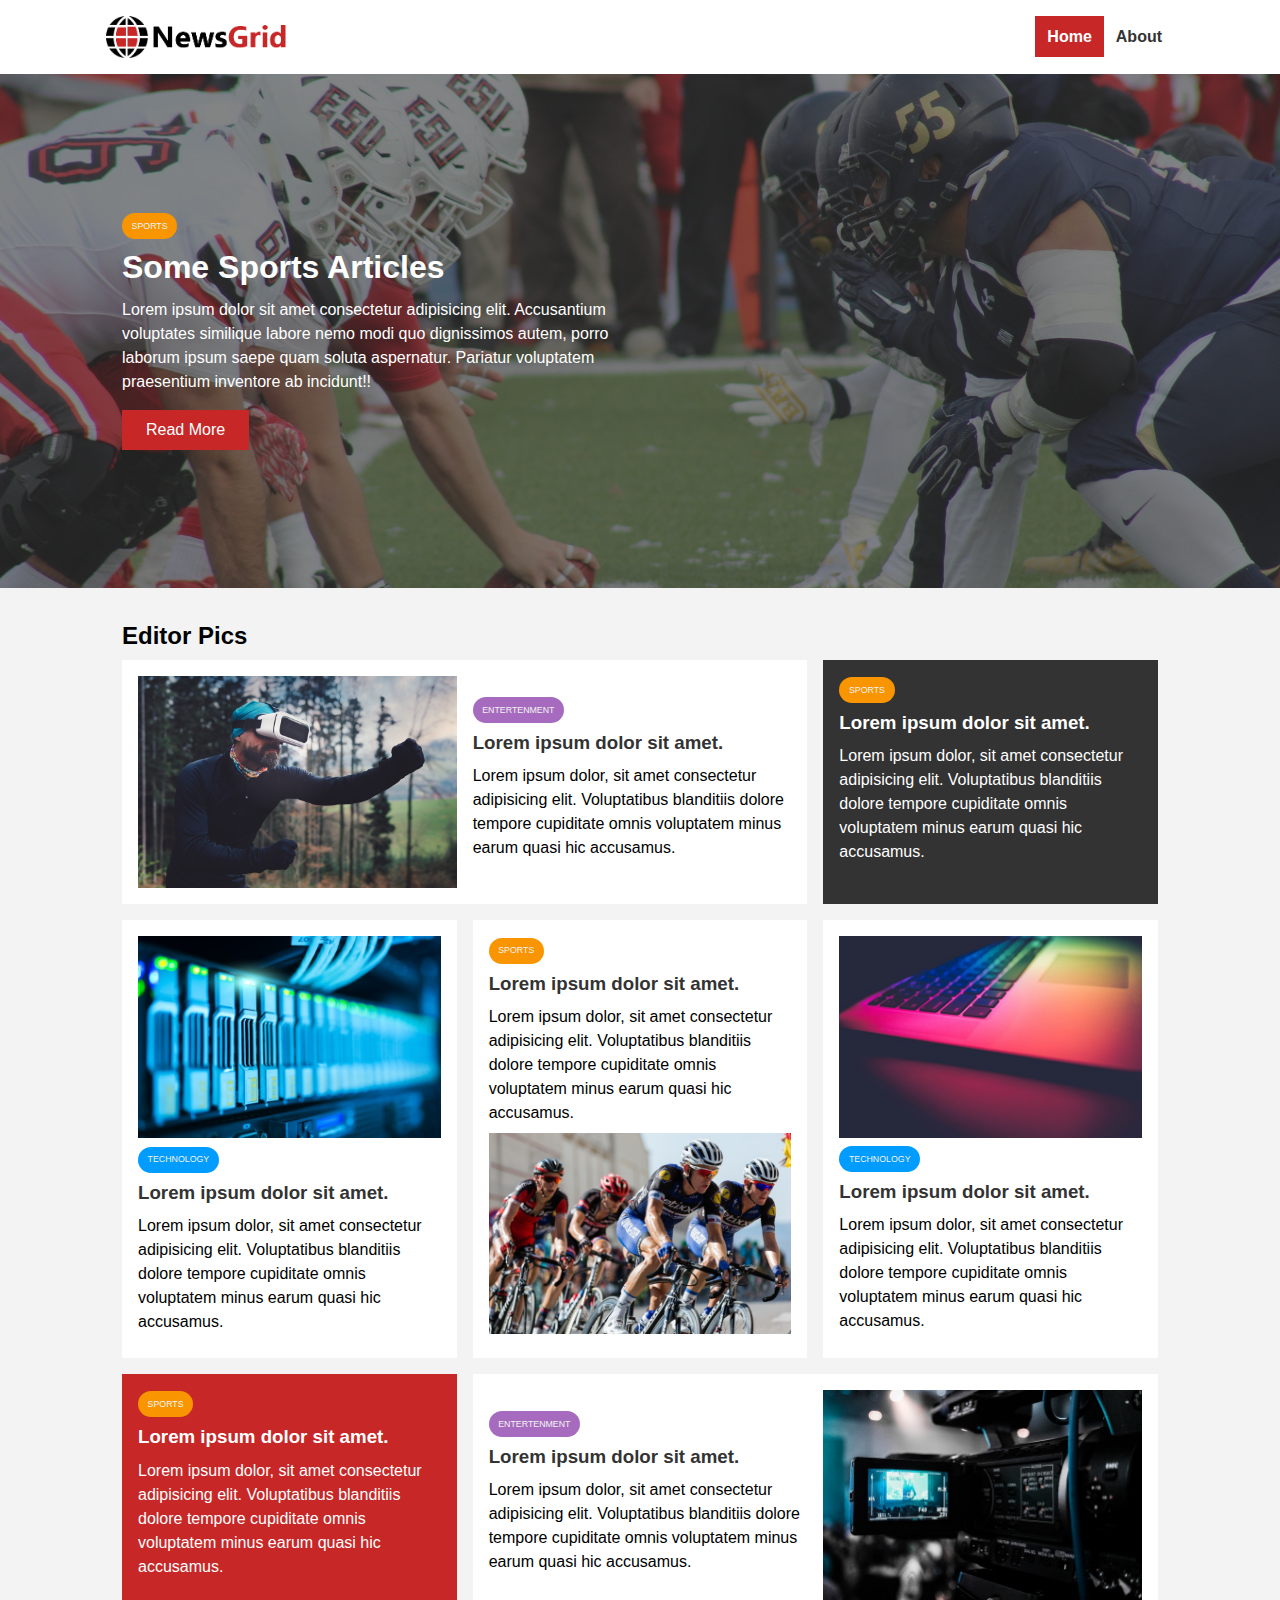
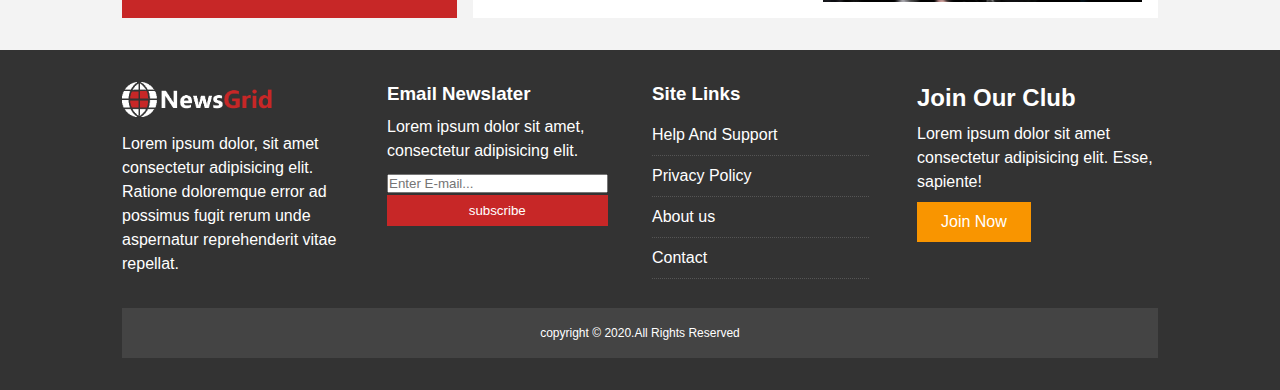
<file: index.html>
<!DOCTYPE html>
<html lang="en">

<head>
    <meta charset="UTF-8">
    <meta name="viewport" content="width=device-width, initial-scale=1.0">
    <link rel="stylesheet" href="css/style.css">
    <link rel="stylesheet" href="https://use.fontawesome.com/releases/v5.14.0/css/all.css"
        integrity="sha384-HzLeBuhoNPvSl5KYnjx0BT+WB0QEEqLprO+NBkkk5gbc67FTaL7XIGa2w1L0Xbgc" crossorigin="anonymous">
    <link rel="stylesheet" media="screen and (max-width:768px)" href="css/mobile.css">
    <link rel="shortcut icon" type="image/x-icon" href="favicon.ico">
    <title>NewsGrid | Latest News</title>
</head>

<body>
    <nav id="main-nav">
        <div class="container">
            <img src="img/logo.png" alt="News Grid" class="logo">
            <div class="social">
                <a href="http://facebook.com" target="_blank"><i class="fab fa-facebook fa-2x"></i></a>
                <a href="http://twitter.com" target="_blank"><i class="fab fa-twitter fa-2x"></i></a>
                <a href="http://instagram.com" target="_blank"><i class="fab fa-instagram fa-2x"></i></a>
                <a href="http://youtube.com" target="_blank"><i class="fab fa-youtube fa-2x"></i></a>
            </div>
            <ul>
                <li><a class="current" href="index.html">Home</a></li>
                <li><a href="about.html">About</a></li>
            </ul>
        </div>
    </nav>

    <!-- navbar showcase -->

    <header id="showcase">
        <div class="container">
            <div class="showcase-container">
                <div class="showcase-content">
                    <div class="category category-sports">Sports</div>
                    <h1>Some Sports Articles</h1>
                    <p>Lorem ipsum dolor sit amet consectetur adipisicing elit. Accusantium voluptates similique labore
                        nemo modi quo dignissimos autem, porro laborum ipsum saepe quam soluta aspernatur. Pariatur
                        voluptatem praesentium inventore ab incidunt!!</p>
                    <a href="article.html" class="btn btn-primary">Read More</a>
                </div>
            </div>
        </div>
    </header>

    <!-- home articles -->
    <section id="home-articles" class="py-2">
        <div class="container">
            <h2>Editor Pics</h2>
            <div class="articles-container">
                <article class="card">
                    <img src="./img/articles/ent1.jpg" alt="">
                    <div>
                        <div class="category category-ent">Entertenment</div>
                        <h3>
                            <a href="article.html">Lorem ipsum dolor sit amet.</a>
                        </h3>
                        <p>Lorem ipsum dolor, sit amet consectetur adipisicing elit. Voluptatibus blanditiis dolore
                            tempore
                            cupiditate omnis voluptatem minus earum quasi hic accusamus.</p>
                    </div>
                </article>
                <article class="card bg-dark">

                    <div class="category category-sports">Sports</div>
                    <h3>
                        <a href="article.html">Lorem ipsum dolor sit amet.</a>
                    </h3>
                    <p>Lorem ipsum dolor, sit amet consectetur adipisicing elit. Voluptatibus blanditiis dolore
                        tempore
                        cupiditate omnis voluptatem minus earum quasi hic accusamus.</p>
                </article>

                <article class="card">
                    <img src="./img/articles/tech1.jpg" alt="">
                    <div class="category category-tech">Technology</div>
                    <h3>
                        <a href="article.html">Lorem ipsum dolor sit amet.</a>
                    </h3>
                    <p>Lorem ipsum dolor, sit amet consectetur adipisicing elit. Voluptatibus blanditiis dolore
                        tempore
                        cupiditate omnis voluptatem minus earum quasi hic accusamus.</p>
                </article>

                <article class="card">
                    <div class="category category-sports">Sports</div>
                    <h3>
                        <a href="article.html">Lorem ipsum dolor sit amet.</a>
                    </h3>
                    <p>Lorem ipsum dolor, sit amet consectetur adipisicing elit. Voluptatibus blanditiis dolore
                        tempore
                        cupiditate omnis voluptatem minus earum quasi hic accusamus.</p>
                    <img src="./img/articles/sports1.jpg" alt="">
                </article>

                <article class="card">
                    <img src="./img/articles/tech2.jpg" alt="">
                    <div class="category category-tech">Technology</div>
                    <h3>
                        <a href="article.html">Lorem ipsum dolor sit amet.</a>
                    </h3>
                    <p>Lorem ipsum dolor, sit amet consectetur adipisicing elit. Voluptatibus blanditiis dolore
                        tempore
                        cupiditate omnis voluptatem minus earum quasi hic accusamus.</p>
                </article>

                <article class="card bg-primary">

                    <div class="category category-sports">Sports</div>
                    <h3>
                        <a href="article.html">Lorem ipsum dolor sit amet.</a>
                    </h3>
                    <p>Lorem ipsum dolor, sit amet consectetur adipisicing elit. Voluptatibus blanditiis dolore
                        tempore
                        cupiditate omnis voluptatem minus earum quasi hic accusamus.</p>
                </article>

                <article class="card">
                    <div>
                        <div class="category category-ent">Entertenment</div>
                        <h3>
                            <a href="article.html">Lorem ipsum dolor sit amet.</a>
                        </h3>
                        <p>Lorem ipsum dolor, sit amet consectetur adipisicing elit. Voluptatibus blanditiis dolore
                            tempore
                            cupiditate omnis voluptatem minus earum quasi hic accusamus.</p>
                    </div>
                    <img src="./img/articles/ent2.jpg" alt="">
                </article>
            </div>
        </div>
    </section>

    <!-- footer -->
    <footer id="main-footer" class="py-2">
        <div class="container container-footer">
            <div>
                <img src="./img/logo_light.png" alt="">
                <p>Lorem ipsum dolor, sit amet consectetur adipisicing elit. Ratione doloremque error ad possimus fugit
                    rerum unde aspernatur reprehenderit vitae repellat.</p>
            </div>
            <div>
                <h3>Email Newslater</h3>
                <p>Lorem ipsum dolor sit amet, consectetur adipisicing elit.</p>
                <form name="contact" method="POST" data-netlify="true">
                    <input type="email" name="email" placeholder="Enter E-mail...">
                    <input type="submit" value="subscribe" class="btn btn-primary">
                </form>
            </div>
            <div>
                <h3>Site Links</h3>
                <ul class="list">
                    <li><a href="#">Help And Support</a></li>
                    <li><a href="#">Privacy Policy</a></li>
                    <li><a href="#">About us</a></li>
                    <li><a href="#">Contact</a></li>
                </ul>
            </div>
            <div>
                <h2>Join Our Club</h2>
                <p>Lorem ipsum dolor sit amet consectetur adipisicing elit. Esse, sapiente!</p>
                <a href="#" class="btn btn-secondary">Join Now</a>
            </div>
            <div>
                <p>copyright &copy 2020.All Rights Reserved</p>
            </div>
        </div>
    </footer>
</body>

</html>
</file>
<file: css/style.css>
:root {
    --primary-color: #c72727;
    --secondary-color: #f99500;
    --light-color: #f3f3f3;
    --dark-color: #333;
    --max-width: 1100px;
}

.category {
    --sport-color: #f99500;
    --ent-color: #a66bbe;
    --tech-color: #009cff;
}

* {
    margin: 0;
    padding: 0;
    box-sizing: border-box;
}

body {
    font-family: "lato", sans-serif;
    line-height: 1.5;
    background: var(--light-color);
}

a {
    color: #333;
    text-decoration: none;
}

ul {
    list-style: none;
}

img {
    width: 100%;
}

p {
    margin: 0.5rem 0;
}

h1,
h2,
h3,
h4,
h5,
h6 {
    font-family: "staatliches" cursive;
    margin-bottom: 0.55rem;
    line-height: 1.3;
}

/* utilitys */
.container {
    max-width: var(--max-width);
    margin: auto;
    padding: 0 2rem;
    overflow: hidden;
}

.category {
    display: inline-block;
    color: #f3f3f3;
    font-size: 0.55rem;
    text-transform: uppercase;
    padding: 0.4rem 0.6rem;
    border-radius: 15px;
    margin-bottom: 0.5rem;
}

.category-sports {
    background: var(--sport-color);
}

.category-ent {
    background: var(--ent-color);
}

.category-tech {
    background: var(--tech-color);
}

.btn {
    display: inline-block;
    border: none;
    background: var(--dark-color);
    color: #fff;
    padding: 0.5rem 1.5rem;
}

.btn-light {
    background: var(--light-color);
}
.btn-primary {
    background: var(--primary-color);
}
.btn-secondary {
    background: var(--secondary-color);
}

.btn-block {
    display: block;
    width: 100%;
    text-align: center;
}

.btn:hover {
    opacity: 0.8;
}

.card {
    background: #fff;
    padding: 1rem;
}

.bg-dark {
    background: var(--dark-color);
    color: #fff;
}
.bg-primary {
    background: var(--primary-color);
    color: #fff;
}
.bg-secondary {
    background: var(--secondary-color);
    color: #fff;
}

.bg-dark h1,
.bg-dark h2,
.bg-dark h3,
.bg-dark a,
.bg-primary h1,
.bg-primary h2,
.bg-primary h3,
.bg-primary a,
.bg-secondary h1,
.bg-secondary h2,
.bg-secondary h3,
.bg-secondary a {
    color: #fff;
}
.py-1 {
    padding: 1.5rem 0;
}
.py-2 {
    padding: 2rem 0;
}
.py-3 {
    padding: 3rem 0;
}
.p-1 {
    padding: 1.5rem;
}
.p-2 {
    padding: 2rem;
}
.py-3 {
    padding: 3rem;
}

l-heading {
    font-size: 3rem;
}

.list li {
    padding: 0.5rem 0;
    border-bottom: #555 dotted 1px;
    width: 90%;
}
.list li a:hover {
    color: var(--primary-color) !important;
}

/* innerpage grid */
.page-container {
    display: grid;
    grid-template-columns: 5fr 2fr;
    margin: 2rem 0;
    grid-gap: 1.5rem;
}
.page-container h1 {
    font-size: 3rem;
}

.page-container > *:first-child {
    grid-row: 1 / span 3;
}

/* nav */
#main-nav {
    background: #fff;
    position: sticky;
    top: 0;
    z-index: 2;
}

#main-nav .container {
    display: grid;
    grid-template-columns: 6fr 3fr 2fr;
    padding: 1rem;
    align-items: center;
}

#main-nav .logo {
    width: 180px;
}

#main-nav ul {
    justify-self: end;
    display: flex;
}

#main-nav ul li a {
    padding: 0.75rem;
    font-weight: bold;
}

#main-nav ul li a.current {
    background: var(--primary-color);
    color: #fff;
}

#main-nav ul li a:hover {
    background: var(--light-color);
    color: var(--dark-color);
}

#main-nav .social {
    justify-self: center;
}

#main-nav .social i {
    color: #777;
    margin-right: 0.5rem;
}

#main-nav .social i:hover {
    color: #333;
}

/* showcase */
#showcase {
    color: #fff;
    background: #333;
    padding: 2rem;
    position: relative;
}

#showcase:before {
    content: "";
    background: url(../img/featured.jpg) no-repeat center center/cover;
    position: absolute;
    top: 0;
    left: 0;
    width: 100%;
    height: 100%;
    opacity: 0.4;
}

#showcase .showcase-container {
    display: grid;
    grid-template-columns: repeat(2, 1fr);
    justify-content: center;
    align-items: center;
    height: 50vh;
}

#showcase .showcase-content {
    z-index: 1;
}

#showcase .showcase-content p {
    margin-bottom: 1rem;
}

/* home articles*/

#home-articles .articles-container {
    display: grid;
    grid-template-columns: repeat(3, 1fr);
    grid-gap: 1rem;
}

#home-articles .articles-container > *:first-child,
#home-articles .articles-container > *:last-child {
    display: grid;
    grid-template-columns: repeat(2, 1fr);
    grid-gap: 1rem;
    grid-column: 1 / span 2;
    align-items: center;
}

#home-articles .articles-container > *:last-child {
    grid-column: 2 / span 2;
}

#article .meta {
    display: flex;
    justify-content: space-between;
    align-items: center;
    background: #eee;
    padding: 0.5rem;
}

#article .meta .category {
    margin-top: 0.4rem;
}
/* footer */
#main-footer {
    background: var(--dark-color);
    color: #fff;
}

#main-footer img {
    width: 150px;
}

#main-footer a {
    color: #fff;
}

#main-footer .container-footer {
    display: grid;
    grid-template-columns: repeat(4, 1fr);
    grid-gap: 1.5rem;
}

#main-footer .container-footer > *:last-child {
    background: #444;
    grid-column: 1 / span 4;
    padding: 0.5rem;
    text-align: center;
    font-size: 0.75rem;
}

#main-footer .container-footer input[type="submit"] {
    width: 91.5%;
}
#main-footer .container-footer input[type="email"] {
    width: 91.5%;
}
</file>
<file: css/mobile.css>
/* navigation */
#main-nav .social {
    display: none;
}

#main-nav .container {
    grid-template-columns: 1fr;
    grid-gap: 1.2rem;
}

#main-nav ul,
#main-nav .logo {
    justify-self: center;
}

#main-nav ul li a {
    padding: 0.5rem;
}

#home-articles .articles-container {
    grid-template-columns: repeat(2, 1fr);
}

#home-articles .articles-container > *:first-child,
#home-articles .articles-container > *:last-child {
    grid-template-columns: 1fr;
    grid-column: 1;
}

@media (max-width: 600px) {
    /* stck grid items */
    #showcase .showcase-container,
    #home-articles .articles-container,
    #main-footer .container-footer {
        grid-template-columns: 1fr;
    }

    #main-footer .container-footer > *:last-child {
        grid-column: 1;
    }
    #main-footer .container-footer > * {
        border-bottom: #444 dotted 1px;
        padding-bottom: 1rem;
    }
    #main-footer .container-footer > *:last-child,
    #main-footer .container-footer > *:nth-child(3),
    #main-footer .container-footer > *:nth-child(4) {
        border: none;
    }

    .page-container {
        grid-template-columns: 1fr;
        text-align: center;
    }

    .page-container > *:first-child {
        grid-row: 1;
    }

    .l-heading {
        font-size: 2rem;
    }
}
</file>
